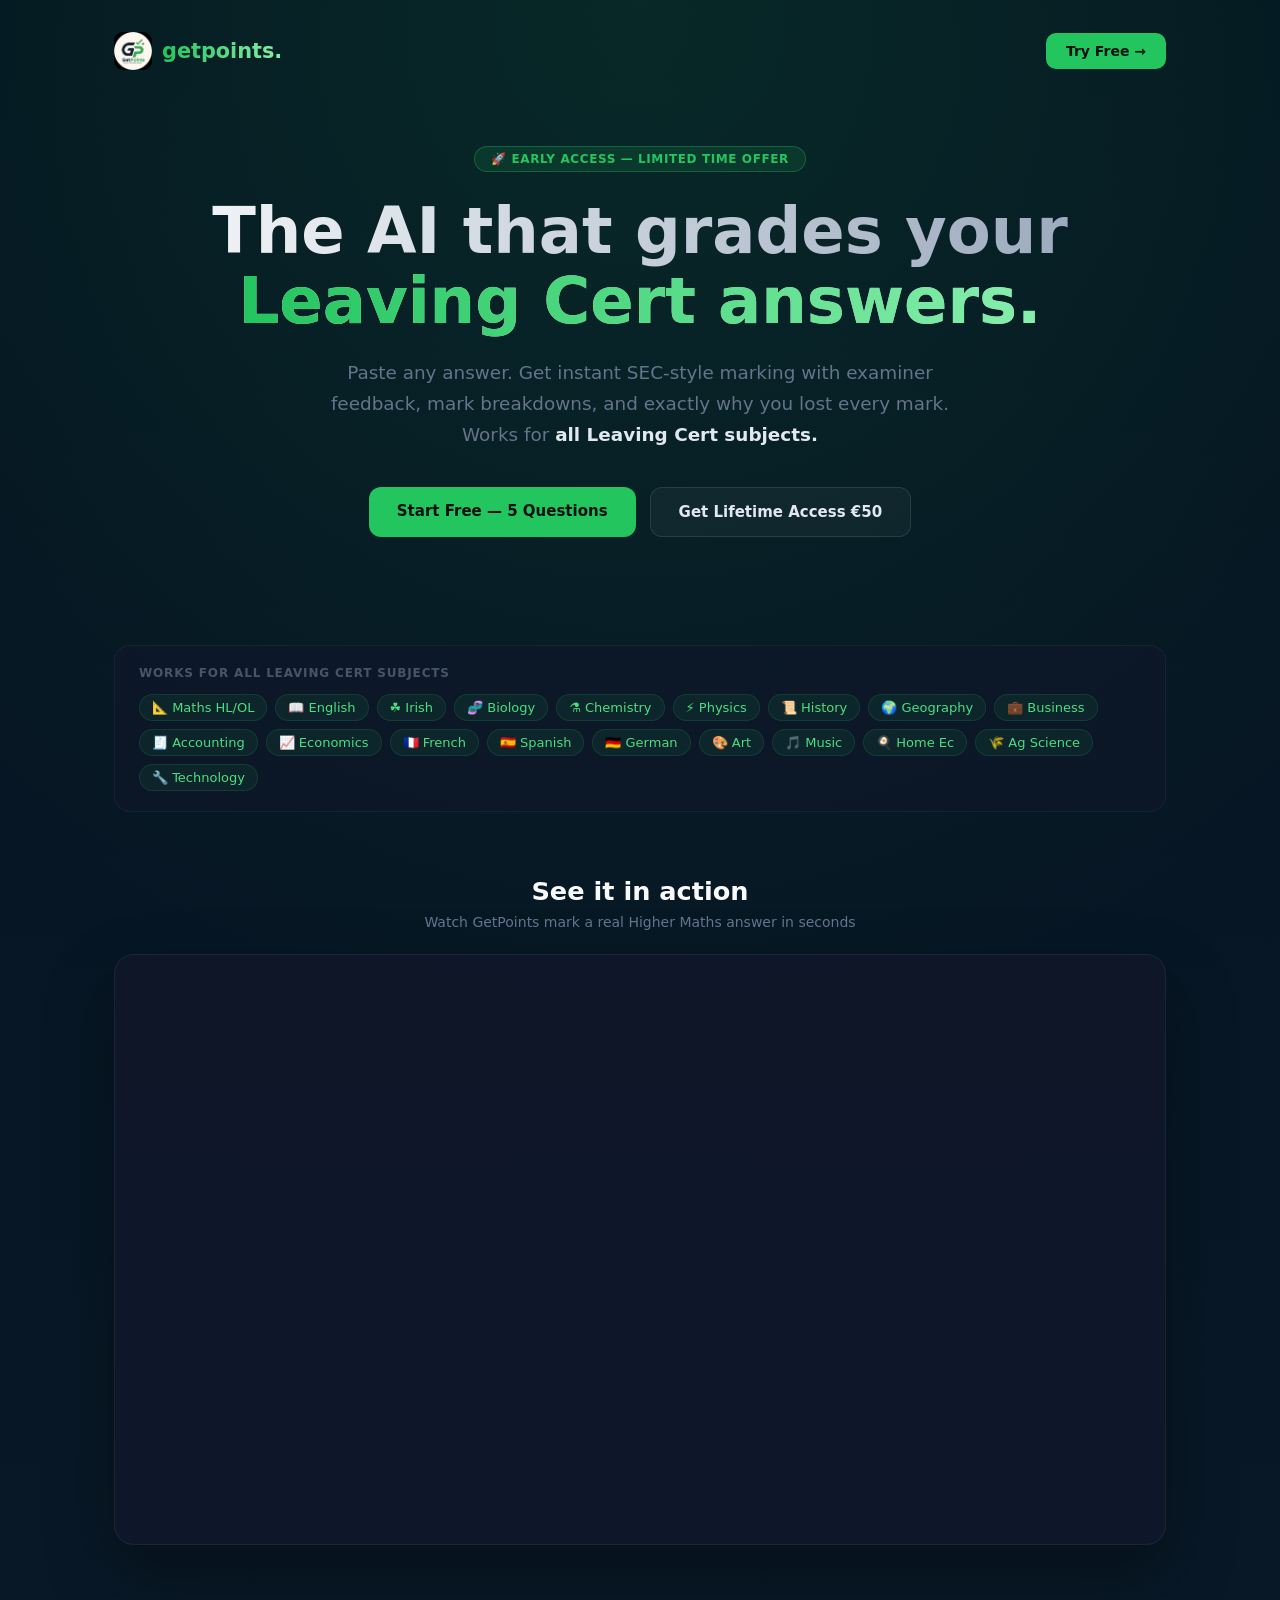
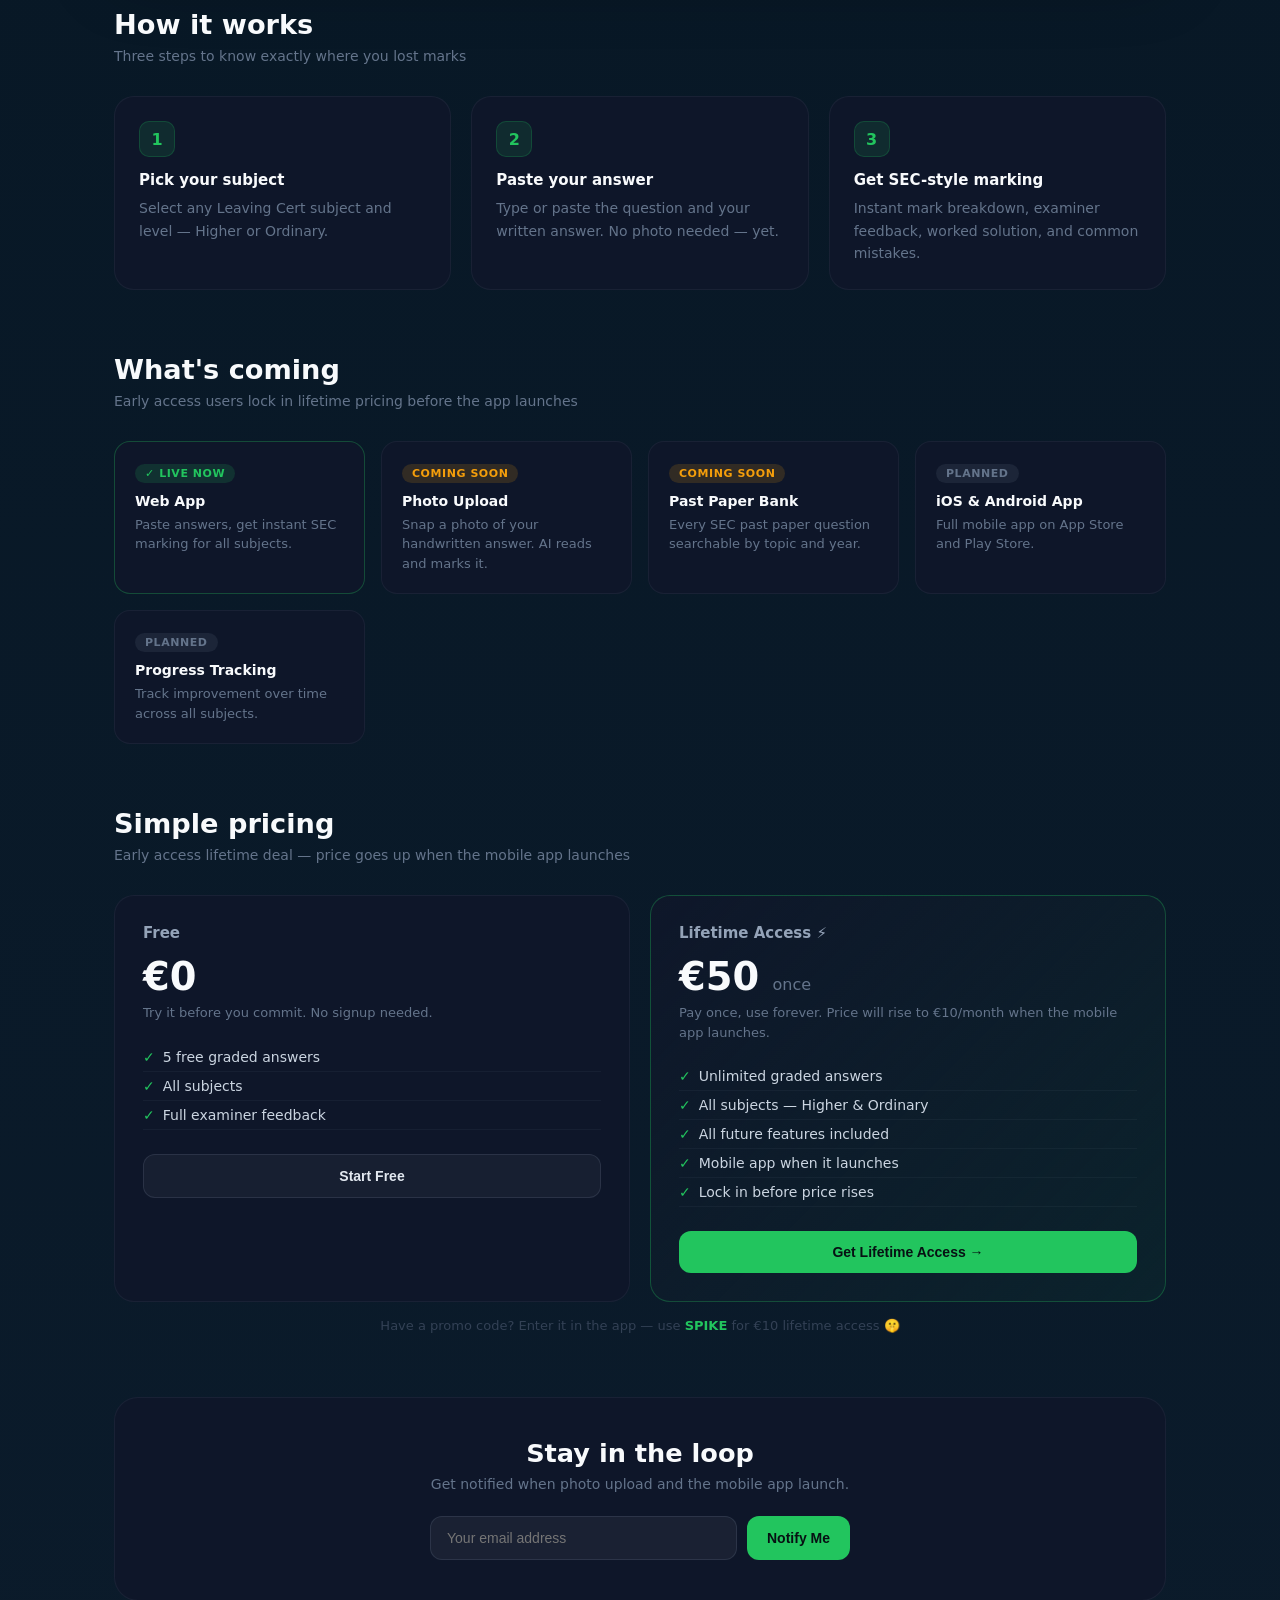
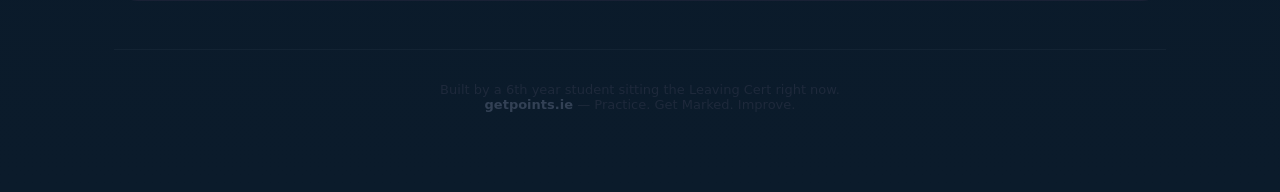
<file: index.html>
<!DOCTYPE html>
<html lang="en">
<head>
<meta charset="UTF-8">
<meta name="viewport" content="width=device-width, initial-scale=1.0">
<title>GetPoints — AI Exam Grading for Leaving Cert</title>
<link rel="icon" href="logo.png">
<style>
* { box-sizing: border-box; margin: 0; padding: 0; }
:root { font-family: 'Segoe UI', 'Inter', system-ui, sans-serif; }
body {
  background: radial-gradient(circle at top, rgba(34,197,94,0.12), transparent 30%),
              linear-gradient(180deg, #041320 0%, #081826 45%, #0b1b2b 100%);
  min-height: 100vh; color: #e2e8f0;
}
a { color: inherit; text-decoration: none; }
img, iframe, video { max-width: 100%; }
.page { width: min(100%, 1100px); margin: 0 auto; padding: 32px 24px 80px; }

/* NAV */
nav { display: flex; align-items: center; justify-content: space-between; margin-bottom: 56px; }
.nav-logo { display: flex; align-items: center; gap: 10px; }
.nav-logo img { width: 38px; height: 38px; border-radius: 9px; }
.nav-logo span {
  font-size: 1.3rem; font-weight: 700;
  background: linear-gradient(90deg, #22c55e, #86efac);
  -webkit-background-clip: text; -webkit-text-fill-color: transparent;
}
.nav-cta {
  padding: 10px 20px; background: #22c55e; border-radius: 10px;
  font-weight: 700; font-size: 14px; color: #071013;
  transition: background 0.15s;
}
.nav-cta:hover { background: #16a34a; }

/* HERO */
.hero { text-align: center; padding: 20px 0 60px; }
.early-badge {
  display: inline-block; font-size: 12px; font-weight: 600;
  background: rgba(34,197,94,0.12); border: 1px solid rgba(34,197,94,0.3);
  color: #22c55e; border-radius: 999px; padding: 5px 16px; margin-bottom: 24px;
  letter-spacing: 0.05em; text-transform: uppercase;
}
.hero h1 {
  font-size: clamp(2.4rem, 5vw, 4rem); font-weight: 700; line-height: 1.1;
  background: linear-gradient(90deg, #f8fafc, #94a3b8);
  -webkit-background-clip: text; -webkit-text-fill-color: transparent;
  margin-bottom: 20px;
}
.hero h1 span {
  background: linear-gradient(90deg, #22c55e, #86efac);
  -webkit-background-clip: text; -webkit-text-fill-color: transparent;
}
.hero-sub {
  font-size: 1.15rem; color: #64748b; max-width: 620px;
  margin: 0 auto 36px;  line-height: 1.7;
}
.hero-actions { display: flex; flex-wrap: wrap; gap: 14px; justify-content: center; margin-bottom: 48px; }
.btn-primary {
  padding: 15px 28px; background: #22c55e; border-radius: 12px;
  font-weight: 700; font-size: 15px; color: #071013; transition: all 0.15s;
}
.btn-primary:hover { background: #16a34a; transform: translateY(-1px); }
.btn-outline {
  padding: 15px 28px; background: rgba(255,255,255,0.04);
  border: 1px solid rgba(148,163,184,0.18); border-radius: 12px;
  font-weight: 600; font-size: 15px; color: #e2e8f0; transition: all 0.15s;
}
.btn-outline:hover { background: rgba(255,255,255,0.08); }

/* SUBJECTS STRIP */
.subjects-strip {
  background: rgba(15,23,42,0.7); border-radius: 16px;
  border: 1px solid rgba(148,163,184,0.08); padding: 20px 24px;
  margin-bottom: 64px;
}
.subjects-strip p { font-size: 12px; color: #475569; text-transform: uppercase; letter-spacing: 0.07em; margin-bottom: 14px; font-weight: 600; }
.subjects-list { display: flex; flex-wrap: wrap; gap: 8px; }
.subj-tag {
  font-size: 13px; padding: 5px 12px; border-radius: 999px;
  background: rgba(34,197,94,0.08); border: 1px solid rgba(34,197,94,0.15); color: #4ade80;
}

/* VIDEO */
.video-section { margin-bottom: 64px; text-align: center; }
.video-section h2 { font-size: 1.6rem; color: #f8fafc; margin-bottom: 8px; }
.video-section p { font-size: 14px; color: #64748b; margin-bottom: 24px; }
.video-wrap {
  border-radius: 20px; overflow: hidden;
  border: 1px solid rgba(148,163,184,0.1);
  box-shadow: 0 30px 70px rgba(0,0,0,0.3);
  aspect-ratio: 16/9; background: rgba(15,23,42,0.95);
}
.video-wrap iframe { width: 100%; height: 100%; border: none; }

/* HOW IT WORKS */
.section-title { font-size: 1.7rem; font-weight: 700; color: #f8fafc; margin-bottom: 8px; }
.section-sub { font-size: 14px; color: #64748b; margin-bottom: 32px; }
.steps { display: grid; grid-template-columns: repeat(auto-fit, minmax(220px, 1fr)); gap: 20px; margin-bottom: 64px; }
.step {
  background: rgba(15,23,42,0.95); border-radius: 20px;
  border: 1px solid rgba(148,163,184,0.08); padding: 24px;
}
.step-num {
  width: 36px; height: 36px; border-radius: 10px;
  background: rgba(34,197,94,0.12); border: 1px solid rgba(34,197,94,0.2);
  color: #22c55e; font-weight: 700; font-size: 16px;
  display: flex; align-items: center; justify-content: center; margin-bottom: 14px;
}
.step h3 { font-size: 15px; color: #f8fafc; margin-bottom: 8px; }
.step p { font-size: 14px; color: #64748b; line-height: 1.6; }

/* ROADMAP */
.roadmap { margin-bottom: 64px; }
.roadmap-grid { display: grid; grid-template-columns: repeat(auto-fit, minmax(200px, 1fr)); gap: 16px; }
.roadmap-card {
  background: rgba(15,23,42,0.95); border-radius: 16px;
  border: 1px solid rgba(148,163,184,0.08); padding: 20px;
}
.roadmap-card.active { border-color: rgba(34,197,94,0.3); }
.roadmap-tag {
  display: inline-block; font-size: 11px; font-weight: 600;
  padding: 3px 10px; border-radius: 999px; margin-bottom: 10px;
  text-transform: uppercase; letter-spacing: 0.05em;
}
.tag-live { background: rgba(34,197,94,0.15); color: #22c55e; }
.tag-soon { background: rgba(245,158,11,0.15); color: #f59e0b; }
.tag-future { background: rgba(148,163,184,0.1); color: #64748b; }
.roadmap-card h4 { font-size: 14px; color: #f8fafc; margin-bottom: 6px; }
.roadmap-card p { font-size: 13px; color: #64748b; line-height: 1.5; }

/* PRICING */
.pricing { margin-bottom: 64px; }
.pricing-grid { display: grid; grid-template-columns: repeat(auto-fit, minmax(240px, 1fr)); gap: 20px; }
.price-card {
  background: rgba(15,23,42,0.95); border-radius: 20px;
  border: 1px solid rgba(148,163,184,0.08); padding: 28px;
}
.price-card.featured {
  border-color: rgba(34,197,94,0.3);
  background: linear-gradient(135deg, rgba(15,23,42,0.98), rgba(34,197,94,0.05));
}
.price-card h3 { font-size: 15px; color: #94a3b8; margin-bottom: 12px; font-weight: 600; }
.price-amount { font-size: 2.4rem; font-weight: 700; color: #f8fafc; margin-bottom: 4px; }
.price-amount span { font-size: 1rem; color: #64748b; font-weight: 400; }
.price-desc { font-size: 13px; color: #64748b; margin-bottom: 20px; line-height: 1.5; }
.price-features { list-style: none; margin-bottom: 24px; }
.price-features li {
  font-size: 14px; color: #cbd5e1; padding: 6px 0;
  border-bottom: 1px solid rgba(148,163,184,0.06); display: flex; gap: 8px;
}
.price-features li::before { content: '✓'; color: #22c55e; font-weight: 700; flex-shrink: 0; }
.price-btn {
  width: 100%; padding: 13px; border-radius: 12px; font-weight: 700;
  font-size: 14px; cursor: pointer; border: none; transition: all 0.15s;
}
.price-btn-primary { background: #22c55e; color: #071013; }
.price-btn-primary:hover { background: #16a34a; }
.price-btn-outline {
  background: rgba(255,255,255,0.04); color: #e2e8f0;
  border: 1px solid rgba(148,163,184,0.15) !important;
}
.promo-hint {
  text-align: center; font-size: 13px; color: #334155; margin-top: 16px;
}
.promo-hint strong { color: #22c55e; }

/* WAITLIST */
.waitlist-section {
  background: rgba(15,23,42,0.95); border-radius: 24px;
  border: 1px solid rgba(148,163,184,0.08); padding: 40px;
  text-align: center; margin-bottom: 48px;
}
.waitlist-section h2 { font-size: 1.6rem; color: #f8fafc; margin-bottom: 8px; }
.waitlist-section p { font-size: 14px; color: #64748b; margin-bottom: 24px; }
.waitlist-form { display: flex; gap: 10px; max-width: 420px; margin: 0 auto; }
.waitlist-form input {
  flex: 1; padding: 13px 16px; border-radius: 12px;
  background: rgba(255,255,255,0.05); border: 1px solid rgba(148,163,184,0.15);
  color: #e2e8f0; font-size: 14px;
}
.waitlist-form input:focus { outline: none; border-color: rgba(34,197,94,0.3); }
.waitlist-form button {
  padding: 13px 20px; background: #22c55e; border: none; border-radius: 12px;
  font-weight: 700; font-size: 14px; color: #071013; cursor: pointer; white-space: nowrap;
}

footer {
  text-align: center; font-size: 13px; color: #1e293b; padding-top: 32px;
  border-top: 1px solid rgba(148,163,184,0.06);
}

@media (max-width: 640px) {
  .page { padding: 24px 16px 60px; }
  .waitlist-form { flex-direction: column; }
  nav .nav-cta { display: none; }
}
</style>
</head>
<body>
<div class="page">

  <nav>
    <div class="nav-logo">
      <img src="logo.png" alt="GetPoints" onerror="this.style.display='none'">
      <span>getpoints.</span>
    </div>
    <a class="nav-cta" href="getpoints_app.html">Try Free →</a>
  </nav>

  <div class="hero">
    <div class="early-badge">🚀 Early Access — Limited Time Offer</div>
    <h1>The AI that grades your<br><span>Leaving Cert answers.</span></h1>
    <p class="hero-sub">
      Paste any answer. Get instant SEC-style marking with examiner feedback,
      mark breakdowns, and exactly why you lost every mark.
      Works for <strong style="color:#e2e8f0">all Leaving Cert subjects.</strong>
    </p>
    <div class="hero-actions">
      <a class="btn-primary" href="getpoints_app.html">Start Free — 5 Questions</a>
      <a class="btn-outline" href="#pricing">Get Lifetime Access €50</a>
    </div>
  </div>

  <div class="subjects-strip">
    <p>Works for all leaving cert subjects</p>
    <div class="subjects-list">
      <span class="subj-tag">📐 Maths HL/OL</span>
      <span class="subj-tag">📖 English</span>
      <span class="subj-tag">☘️ Irish</span>
      <span class="subj-tag">🧬 Biology</span>
      <span class="subj-tag">⚗️ Chemistry</span>
      <span class="subj-tag">⚡ Physics</span>
      <span class="subj-tag">📜 History</span>
      <span class="subj-tag">🌍 Geography</span>
      <span class="subj-tag">💼 Business</span>
      <span class="subj-tag">🧾 Accounting</span>
      <span class="subj-tag">📈 Economics</span>
      <span class="subj-tag">🇫🇷 French</span>
      <span class="subj-tag">🇪🇸 Spanish</span>
      <span class="subj-tag">🇩🇪 German</span>
      <span class="subj-tag">🎨 Art</span>
      <span class="subj-tag">🎵 Music</span>
      <span class="subj-tag">🍳 Home Ec</span>
      <span class="subj-tag">🌾 Ag Science</span>
      <span class="subj-tag">🔧 Technology</span>
    </div>
  </div>

  <div class="video-section">
    <h2>See it in action</h2>
    <p>Watch GetPoints mark a real Higher Maths answer in seconds</p>
    <div class="video-wrap">
      <iframe src="https://www.youtube.com/embed/fudE-BVi40E?autoplay=1&mute=1&controls=1&rel=0" allowfullscreen></iframe>
    </div>
  </div>

  <div style="margin-bottom:64px;">
    <div class="section-title">How it works</div>
    <div class="section-sub">Three steps to know exactly where you lost marks</div>
    <div class="steps">
      <div class="step">
        <div class="step-num">1</div>
        <h3>Pick your subject</h3>
        <p>Select any Leaving Cert subject and level — Higher or Ordinary.</p>
      </div>
      <div class="step">
        <div class="step-num">2</div>
        <h3>Paste your answer</h3>
        <p>Type or paste the question and your written answer. No photo needed — yet.</p>
      </div>
      <div class="step">
        <div class="step-num">3</div>
        <h3>Get SEC-style marking</h3>
        <p>Instant mark breakdown, examiner feedback, worked solution, and common mistakes.</p>
      </div>
    </div>
  </div>

  <div class="roadmap" style="margin-bottom:64px;">
    <div class="section-title">What's coming</div>
    <div class="section-sub">Early access users lock in lifetime pricing before the app launches</div>
    <div class="roadmap-grid">
      <div class="roadmap-card active">
        <span class="roadmap-tag tag-live">✓ Live Now</span>
        <h4>Web App</h4>
        <p>Paste answers, get instant SEC marking for all subjects.</p>
      </div>
      <div class="roadmap-card">
        <span class="roadmap-tag tag-soon">Coming Soon</span>
        <h4>Photo Upload</h4>
        <p>Snap a photo of your handwritten answer. AI reads and marks it.</p>
      </div>
      <div class="roadmap-card">
        <span class="roadmap-tag tag-soon">Coming Soon</span>
        <h4>Past Paper Bank</h4>
        <p>Every SEC past paper question searchable by topic and year.</p>
      </div>
      <div class="roadmap-card">
        <span class="roadmap-tag tag-future">Planned</span>
        <h4>iOS & Android App</h4>
        <p>Full mobile app on App Store and Play Store.</p>
      </div>
      <div class="roadmap-card">
        <span class="roadmap-tag tag-future">Planned</span>
        <h4>Progress Tracking</h4>
        <p>Track improvement over time across all subjects.</p>
      </div>
    </div>
  </div>

  <div class="pricing" id="pricing">
    <div class="section-title">Simple pricing</div>
    <div class="section-sub">Early access lifetime deal — price goes up when the mobile app launches</div>
    <div class="pricing-grid">
      <div class="price-card">
        <h3>Free</h3>
        <div class="price-amount">€0</div>
        <p class="price-desc">Try it before you commit. No signup needed.</p>
        <ul class="price-features">
          <li>5 free graded answers</li>
          <li>All subjects</li>
          <li>Full examiner feedback</li>
        </ul>
        <a href="getpoints_app.html"><button class="price-btn price-btn-outline">Start Free</button></a>
      </div>
      <div class="price-card featured">
        <h3>Lifetime Access ⚡</h3>
        <div class="price-amount">€50 <span>once</span></div>
        <p class="price-desc">Pay once, use forever. Price will rise to €10/month when the mobile app launches.</p>
        <ul class="price-features">
          <li>Unlimited graded answers</li>
          <li>All subjects — Higher & Ordinary</li>
          <li>All future features included</li>
          <li>Mobile app when it launches</li>
          <li>Lock in before price rises</li>
        </ul>
        <a href="https://buy.stripe.com/8x200j4Te6Gl4zrc8C33W00"><button class="price-btn price-btn-primary">Get Lifetime Access →</button></a>
      </div>
    </div>
    <p class="promo-hint">Have a promo code? Enter it in the app — use <strong>SPIKE</strong> for €10 lifetime access 🤫</p>
  </div>

  <div class="waitlist-section" id="waitlist">
    <h2>Stay in the loop</h2>
    <p>Get notified when photo upload and the mobile app launch.</p>
    <form class="waitlist-form" action="https://formsubmit.co/spareacount6666@gmail.com" method="POST">
      <input type="hidden" name="_captcha" value="false">
      <input type="email" name="email" placeholder="Your email address" required>
      <button type="submit">Notify Me</button>
    </form>
  </div>

  <footer>
    Built by a 6th year student sitting the Leaving Cert right now.<br>
    <strong style="color:#334155;">getpoints.ie</strong> — Practice. Get Marked. Improve.
  </footer>

</div>
</body>
</html>
</file>
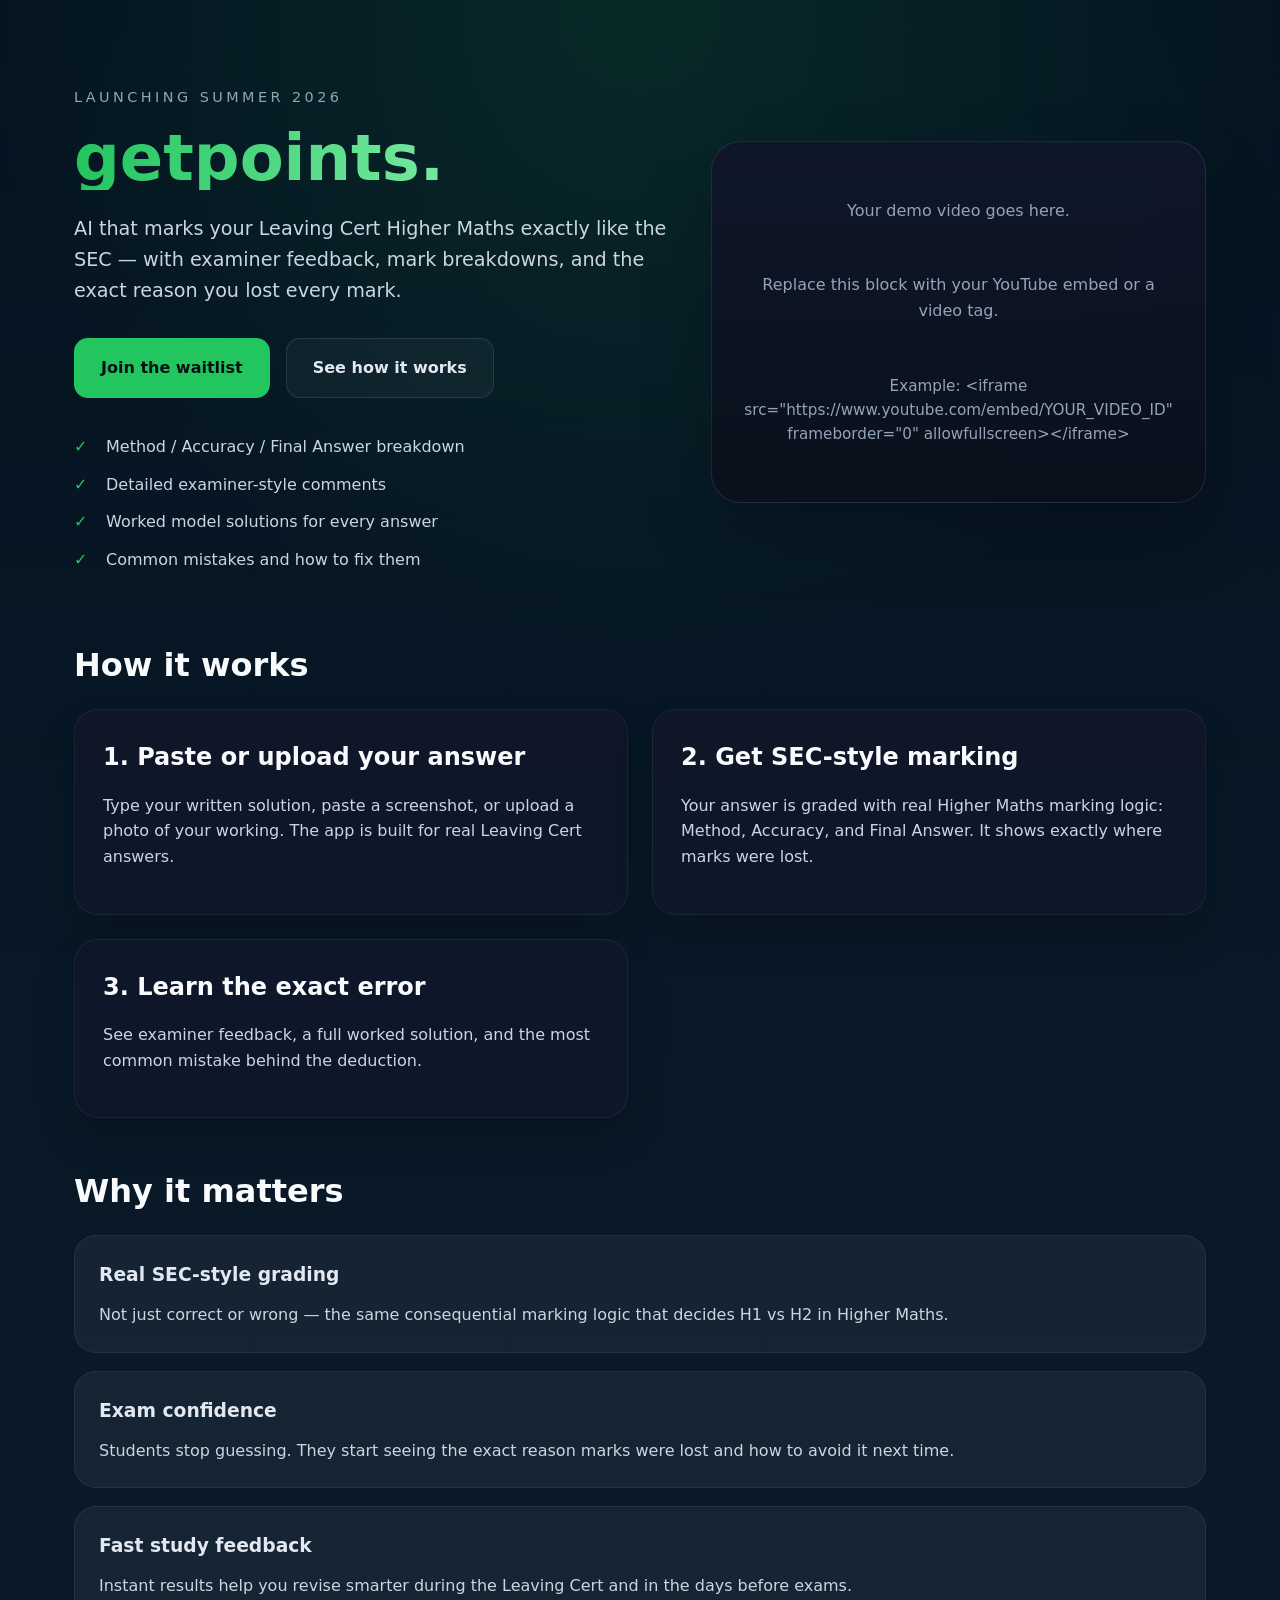
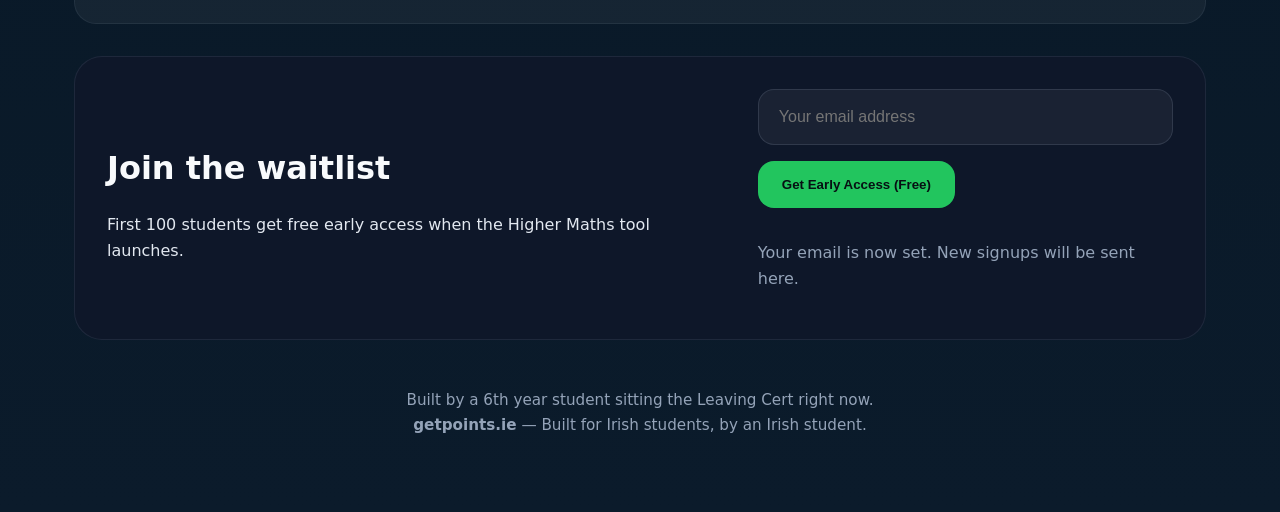
<file: getpoints-landing/index.html>
<!DOCTYPE html>
<html lang="en">
<head>
  <meta charset="UTF-8">
  <meta name="viewport" content="width=device-width, initial-scale=1.0">
  <title>getpoints — Leaving Cert Maths Grader</title>
  <link rel="stylesheet" href="styles.css">
</head>
<body>
  <div class="page">
    <header class="hero">
      <div class="hero-copy">
        <p class="eyebrow">Launching Summer 2026</p>
        <h1>getpoints.</h1>
        <p class="hero-text">AI that marks your Leaving Cert Higher Maths exactly like the SEC — with examiner feedback, mark breakdowns, and the exact reason you lost every mark.</p>

        <div class="hero-actions">
          <a class="btn btn-primary" href="#waitlist">Join the waitlist</a>
          <a class="btn btn-outline" href="#how-it-works">See how it works</a>
        </div>

        <ul class="hero-highlights">
          <li>Method / Accuracy / Final Answer breakdown</li>
          <li>Detailed examiner-style comments</li>
          <li>Worked model solutions for every answer</li>
          <li>Common mistakes and how to fix them</li>
        </ul>
      </div>

      <div class="video-card">
        <div class="video-placeholder">
          <p>Your demo video goes here.</p>
          <p>Replace this block with your YouTube embed or a video tag.</p>
          <p style="margin-top: 18px; font-size: 0.95rem; color: #94a3b8;">Example: &lt;iframe src="https://www.youtube.com/embed/YOUR_VIDEO_ID" frameborder="0" allowfullscreen&gt;&lt;/iframe&gt;</p>
        </div>
      </div>
    </header>

    <section id="how-it-works" class="section">
      <h2 class="section-title">How it works</h2>
      <div class="grid-2">
        <div class="card">
          <h2>1. Paste or upload your answer</h2>
          <p>Type your written solution, paste a screenshot, or upload a photo of your working. The app is built for real Leaving Cert answers.</p>
        </div>
        <div class="card">
          <h2>2. Get SEC-style marking</h2>
          <p>Your answer is graded with real Higher Maths marking logic: Method, Accuracy, and Final Answer. It shows exactly where marks were lost.</p>
        </div>
        <div class="card">
          <h2>3. Learn the exact error</h2>
          <p>See examiner feedback, a full worked solution, and the most common mistake behind the deduction.</p>
        </div>
      </div>
    </section>

    <section class="section">
      <h2 class="section-title">Why it matters</h2>
      <div class="metrics">
        <div class="metric">
          <h3>Real SEC-style grading</h3>
          <p>Not just correct or wrong — the same consequential marking logic that decides H1 vs H2 in Higher Maths.</p>
        </div>
        <div class="metric">
          <h3>Exam confidence</h3>
          <p>Students stop guessing. They start seeing the exact reason marks were lost and how to avoid it next time.</p>
        </div>
        <div class="metric">
          <h3>Fast study feedback</h3>
          <p>Instant results help you revise smarter during the Leaving Cert and in the days before exams.</p>
        </div>
      </div>
    </section>

    <section id="waitlist" class="section waitlist">
      <div>
        <h2 class="section-title">Join the waitlist</h2>
        <p>First 100 students get free early access when the Higher Maths tool launches.</p>
      </div>
      <form action="https://formsubmit.co/spareacount6666@gmail.com" method="POST">
        <input type="hidden" name="_captcha" value="false">
        <input type="email" name="email" placeholder="Your email address" aria-label="Your email address" required>
        <button type="submit">Get Early Access (Free)</button>
        <p class="waitlist-note">Your email is now set. New signups will be sent here.</p>
      </form>
    </section>

    <p class="footer">
      Built by a 6th year student sitting the Leaving Cert right now.<br>
      <strong>getpoints.ie</strong> — Built for Irish students, by an Irish student.
    </p>
  </div>
</body>
</html>
</file>
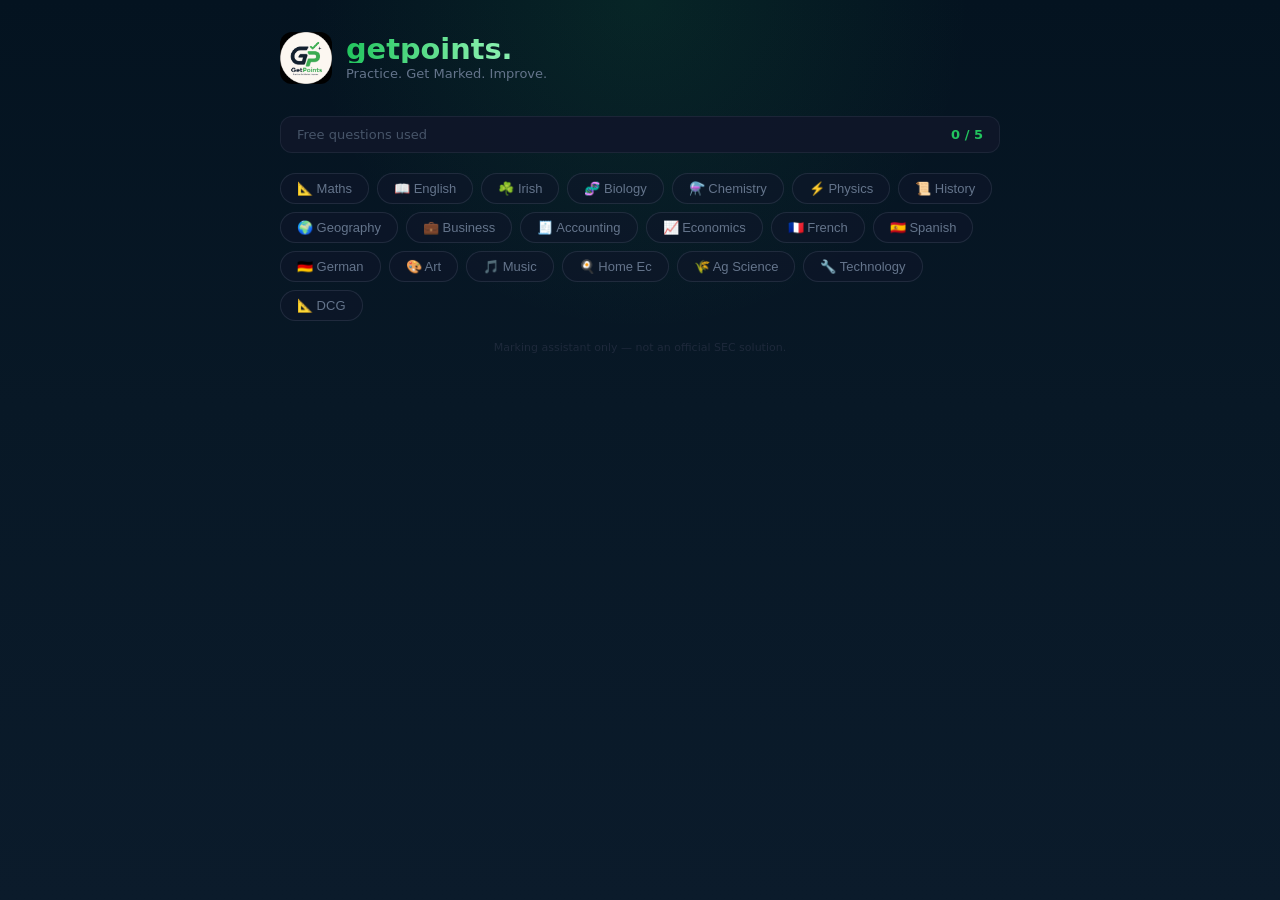
<file: getpoints_app.html>
<!DOCTYPE html>
<html lang="en">
<head>
<meta charset="UTF-8">
<meta name="viewport" content="width=device-width, initial-scale=1.0">
<title>getpoints — SEC Examiner</title>
<style>
* { box-sizing: border-box; margin: 0; padding: 0; }
body {
  font-family: 'Segoe UI', 'Inter', system-ui, sans-serif;
  background: radial-gradient(circle at top, rgba(34,197,94,0.10), transparent 30%),
              linear-gradient(180deg, #041320 0%, #081826 45%, #0b1b2b 100%);
  min-height: 100vh; color: #e2e8f0; padding: 2rem 1rem;
}
.app { max-width: 720px; margin: 0 auto; }

/* Header */
.header { display: flex; align-items: center; gap: 14px; margin-bottom: 2rem; }
.header img { width: 52px; height: 52px; border-radius: 12px; }
.header-text {}
.logo {
  font-size: 1.8rem; font-weight: 700;
  background: linear-gradient(90deg, #22c55e, #86efac 72%);
  -webkit-background-clip: text; -webkit-text-fill-color: transparent;
  line-height: 1; margin-bottom: 3px;
}
.subtitle { font-size: 13px; color: #64748b; }

/* Usage counter */
.usage-bar {
  background: rgba(15,23,42,0.95); border-radius: 12px;
  border: 1px solid rgba(148,163,184,0.1); padding: 10px 16px;
  margin-bottom: 1.25rem; display: flex; align-items: center; justify-content: space-between;
}
.usage-text { font-size: 13px; color: #475569; }
.usage-count { font-size: 13px; font-weight: 600; color: #22c55e; }
.usage-count.low { color: #f59e0b; }
.usage-count.empty { color: #f87171; }

/* Subject selector */
.selector-row { display: flex; gap: 8px; flex-wrap: wrap; margin-bottom: 10px; }
.sel-btn {
  font-size: 13px; padding: 7px 16px; border-radius: 999px;
  border: 1px solid rgba(148,163,184,0.15);
  background: rgba(15,23,42,0.6); color: #64748b; cursor: pointer; transition: all 0.15s;
}
.sel-btn:hover { border-color: rgba(34,197,94,0.3); color: #94a3b8; }
.sel-btn.active {
  background: rgba(34,197,94,0.12); border-color: rgba(34,197,94,0.4);
  color: #22c55e; font-weight: 600;
}
.level-row { display: none; gap: 8px; flex-wrap: wrap; margin-bottom: 1.25rem; }
.level-row.visible { display: flex; }

/* Input cards */
.input-card {
  background: rgba(15,23,42,0.95); border-radius: 20px;
  border: 1px solid rgba(148,163,184,0.1); padding: 1.25rem; margin-bottom: 1rem;
}
.input-card label {
  font-size: 12px; color: #475569; display: block; margin-bottom: 8px;
  text-transform: uppercase; letter-spacing: 0.05em; font-weight: 600;
}
textarea {
  width: 100%; font-size: 15px; font-family: inherit;
  background: rgba(255,255,255,0.03); border: 1px solid rgba(148,163,184,0.1);
  border-radius: 12px; padding: 14px; color: #e2e8f0; resize: vertical; line-height: 1.7;
}
textarea:focus { outline: none; border-color: rgba(34,197,94,0.3); }
textarea::placeholder { color: #334155; }
#questionInput { min-height: 100px; }
#answerInput { min-height: 140px; }

/* Button */
.mark-btn {
  width: 100%; padding: 15px; font-size: 15px; font-weight: 700;
  background: #22c55e; border: none; border-radius: 14px; color: #071013;
  cursor: pointer; transition: all 0.15s;
}
.mark-btn:hover { background: #16a34a; transform: translateY(-1px); }
.mark-btn:active { transform: scale(0.99); }
.mark-btn:disabled { opacity: 0.5; cursor: not-allowed; transform: none; }

/* Paywall */
.paywall {
  margin-top: 1.25rem; background: rgba(15,23,42,0.98);
  border-radius: 20px; border: 1px solid rgba(34,197,94,0.2);
  padding: 2rem; text-align: center;
}
.paywall h2 { font-size: 1.4rem; color: #f8fafc; margin-bottom: 8px; }
.paywall p { font-size: 14px; color: #64748b; margin-bottom: 1.5rem; }
.price-tag {
  font-size: 2.5rem; font-weight: 700;
  background: linear-gradient(90deg, #22c55e, #86efac);
  -webkit-background-clip: text; -webkit-text-fill-color: transparent;
  margin-bottom: 4px;
}
.price-sub { font-size: 13px; color: #475569; margin-bottom: 1.5rem; }
.promo-row { display: flex; gap: 8px; margin-bottom: 1rem; justify-content: center; }
.promo-row input {
  flex: 1; max-width: 220px; font-size: 14px;
  background: rgba(255,255,255,0.05); border: 1px solid rgba(148,163,184,0.15);
  border-radius: 10px; padding: 10px 14px; color: #e2e8f0; text-transform: uppercase;
}
.promo-row input:focus { outline: none; border-color: rgba(34,197,94,0.3); }
.promo-apply {
  padding: 10px 16px; font-size: 14px; font-weight: 600;
  background: rgba(34,197,94,0.12); border: 1px solid rgba(34,197,94,0.3);
  border-radius: 10px; color: #22c55e; cursor: pointer;
}
.promo-apply:hover { background: rgba(34,197,94,0.2); }
.promo-msg { font-size: 13px; margin-bottom: 1rem; min-height: 20px; }
.promo-msg.success { color: #22c55e; }
.promo-msg.error { color: #f87171; }
.pay-btn {
  width: 100%; max-width: 320px; padding: 15px; font-size: 16px; font-weight: 700;
  background: #22c55e; border: none; border-radius: 14px; color: #071013; cursor: pointer;
  transition: all 0.15s; margin: 0 auto; display: block;
}
.pay-btn:hover { background: #16a34a; }
.pay-note { font-size: 12px; color: #334155; margin-top: 12px; }

/* Results */
.result {
  margin-top: 1.25rem; background: rgba(15,23,42,0.95);
  border-radius: 20px; border: 1px solid rgba(148,163,184,0.1); overflow: hidden;
}
.result-header {
  padding: 14px 20px; background: rgba(34,197,94,0.08);
  border-bottom: 1px solid rgba(34,197,94,0.12);
  display: flex; align-items: center; justify-content: space-between;
}
.result-header span { font-size: 13px; font-weight: 600; color: #64748b; text-transform: uppercase; letter-spacing: 0.05em; }
.grade-pill {
  font-size: 13px; font-weight: 700; padding: 5px 16px; border-radius: 999px;
  background: rgba(34,197,94,0.15); color: #22c55e; border: 1px solid rgba(34,197,94,0.25);
}
.result-body { padding: 1.5rem; }
.section { margin-bottom: 1.5rem; }
.section:last-child { margin-bottom: 0; }
.section-label {
  font-size: 11px; font-weight: 700; color: #334155;
  text-transform: uppercase; letter-spacing: 0.07em; margin-bottom: 10px;
}
.marks-grid { display: grid; grid-template-columns: repeat(auto-fit, minmax(140px, 1fr)); gap: 10px; }
.mark-card {
  background: rgba(255,255,255,0.04); border-radius: 12px;
  padding: 12px 14px; border: 1px solid rgba(148,163,184,0.08);
}
.mark-card .label { font-size: 11px; color: #475569; margin-bottom: 4px; text-transform: uppercase; }
.mark-card .value { font-size: 22px; font-weight: 700; color: #22c55e; }
.mark-card .comment { font-size: 12px; color: #475569; margin-top: 4px; line-height: 1.4; }
.feedback-text { font-size: 14px; line-height: 1.8; color: #94a3b8; white-space: pre-wrap; }
.error {
  background: rgba(239,68,68,0.08); border-radius: 12px; padding: 12px 16px;
  font-size: 14px; color: #f87171; margin-top: 1rem; border: 1px solid rgba(239,68,68,0.2);
}
.disclaimer { font-size: 11px; color: #1e293b; margin-top: 1.25rem; text-align: center; }
.loading { display: flex; align-items: center; gap: 10px; padding: 2rem; color: #475569; font-size: 14px; }
.dot { width: 7px; height: 7px; border-radius: 50%; background: #22c55e; animation: pulse 1.2s ease-in-out infinite; }
.dot:nth-child(2) { animation-delay: 0.2s; }
.dot:nth-child(3) { animation-delay: 0.4s; }
@keyframes pulse { 0%,80%,100% { opacity: 0.2; transform: scale(0.8); } 40% { opacity: 1; transform: scale(1); } }
</style>
</head>
<body>
<div class="app">

  <div class="header">
    <img src="logo.png" alt="getpoints logo" id="logoImg" onerror="this.style.display='none'" />
    <div class="header-text">
      <div class="logo">getpoints.</div>
      <p class="subtitle">Practice. Get Marked. Improve.</p>
    </div>
  </div>

  <div class="usage-bar">
    <span class="usage-text">Free questions used</span>
    <span class="usage-count" id="usageCount">0 / 5</span>
  </div>

  <!-- Subject selector -->
  <div class="selector-row" id="subjectRow">
    <button class="sel-btn" onclick="selectSubject('Maths', this)">📐 Maths</button>
    <button class="sel-btn" onclick="selectSubject('English', this)">📖 English</button>
    <button class="sel-btn" onclick="selectSubject('Irish', this)">☘️ Irish</button>
    <button class="sel-btn" onclick="selectSubject('Biology', this)">🧬 Biology</button>
    <button class="sel-btn" onclick="selectSubject('Chemistry', this)">⚗️ Chemistry</button>
    <button class="sel-btn" onclick="selectSubject('Physics', this)">⚡ Physics</button>
    <button class="sel-btn" onclick="selectSubject('History', this)">📜 History</button>
    <button class="sel-btn" onclick="selectSubject('Geography', this)">🌍 Geography</button>
    <button class="sel-btn" onclick="selectSubject('Business', this)">💼 Business</button>
    <button class="sel-btn" onclick="selectSubject('Accounting', this)">🧾 Accounting</button>
    <button class="sel-btn" onclick="selectSubject('Economics', this)">📈 Economics</button>
    <button class="sel-btn" onclick="selectSubject('French', this)">🇫🇷 French</button>
    <button class="sel-btn" onclick="selectSubject('Spanish', this)">🇪🇸 Spanish</button>
    <button class="sel-btn" onclick="selectSubject('German', this)">🇩🇪 German</button>
    <button class="sel-btn" onclick="selectSubject('Art', this)">🎨 Art</button>
    <button class="sel-btn" onclick="selectSubject('Music', this)">🎵 Music</button>
    <button class="sel-btn" onclick="selectSubject('Home Economics', this)">🍳 Home Ec</button>
    <button class="sel-btn" onclick="selectSubject('Agricultural Science', this)">🌾 Ag Science</button>
    <button class="sel-btn" onclick="selectSubject('Technology', this)">🔧 Technology</button>
    <button class="sel-btn" onclick="selectSubject('DCG', this)">📐 DCG</button>
  </div>

  <!-- Level selector -->
  <div class="level-row" id="levelRow">
    <button class="sel-btn" onclick="selectLevel('Higher Level', this)">Higher Level</button>
    <button class="sel-btn" onclick="selectLevel('Ordinary Level', this)">Ordinary Level</button>
    <button class="sel-btn back-btn" onclick="goBackToSubjects()" style="border-color:rgba(148,163,184,0.1);color:#334155;">← Back</button>
  </div>

  <!-- Inputs -->
  <div id="inputSection" style="display:none;">
    <div class="input-card">
      <label>Question</label>
      <textarea id="questionInput" placeholder="Paste the exam question here..."></textarea>
    </div>
    <div class="input-card">
      <label>Your Answer</label>
      <textarea id="answerInput" placeholder="Paste your written answer or working here..."></textarea>
    </div>
    <button class="mark-btn" onclick="markQuestion()" id="markBtn">Get the Points ↗</button>
  </div>

  <div id="result"></div>
  <p class="disclaimer">Marking assistant only — not an official SEC solution.</p>
</div>

<script>
const FREE_LIMIT = 5;
const FULL_PRICE = 50;
const PROMO_CODES = {
  'GETPOINTS': 5,
  'SPIKE': 10,
  'FRIEND10': 10,
  'EARLYBIRD': 10
};

let currentSubject = '';
let currentLevel = '';
let usageCount = parseInt(localStorage.getItem('gp_usage') || '0');
let isPaid = localStorage.getItem('gp_paid') === 'true';

function updateUsageBar() {
  const el = document.getElementById('usageCount');
  if (isPaid) {
    el.textContent = '✓ Early Access';
    el.className = 'usage-count';
    return;
  }
  const remaining = FREE_LIMIT - usageCount;
  el.textContent = `${usageCount} / ${FREE_LIMIT}`;
  if (remaining <= 1) el.className = 'usage-count empty';
  else if (remaining <= 2) el.className = 'usage-count low';
  else el.className = 'usage-count';
}

function selectSubject(subject, btn) {
  currentSubject = subject;
  document.querySelectorAll('#subjectRow .sel-btn').forEach(b => b.classList.remove('active'));
  btn.classList.add('active');
  document.getElementById('subjectRow').style.display = 'none';
  document.getElementById('levelRow').classList.add('visible');
}

function selectLevel(level, btn) {
  currentLevel = level;
  document.querySelectorAll('#levelRow .sel-btn').forEach(b => b.classList.remove('active'));
  btn.classList.add('active');
  document.getElementById('inputSection').style.display = 'block';
}

function goBackToSubjects() {
  document.getElementById('subjectRow').style.display = 'flex';
  document.getElementById('levelRow').classList.remove('visible');
  document.getElementById('inputSection').style.display = 'none';
  document.getElementById('result').innerHTML = '';
  currentSubject = '';
  currentLevel = '';
}

let currentPrice = FULL_PRICE;

function applyPromo() {
  const code = document.getElementById('promoInput').value.trim().toUpperCase();
  const msgEl = document.getElementById('promoMsg');
  const payBtn = document.getElementById('payBtn');
  const priceEl = document.getElementById('livePrice');

  if (PROMO_CODES[code]) {
    currentPrice = PROMO_CODES[code];
    msgEl.textContent = `✓ Code applied! Price dropped to €${currentPrice}`;
    msgEl.className = 'promo-msg success';
    priceEl.textContent = `€${currentPrice}`;
    payBtn.textContent = `Get Lifetime Access — €${currentPrice}`;
  } else {
    msgEl.textContent = 'Invalid code. Try again.';
    msgEl.className = 'promo-msg error';
  }
}

function showPaywall() {
  document.getElementById('result').innerHTML = `
    <div class="paywall">
      <h2>You've used your 5 free questions 🎓</h2>
      <p>Unlock unlimited access for the full Leaving Cert season — one payment, no subscription.</p>
      <div class="price-tag" id="livePrice">€${FULL_PRICE}</div>
      <div class="price-sub">Lifetime access · All subjects · Unlimited questions</div>
      <div class="promo-row">
        <input type="text" id="promoInput" placeholder="PROMO CODE" maxlength="20" />
        <button class="promo-apply" onclick="applyPromo()">Apply</button>
      </div>
      <div class="promo-msg" id="promoMsg"></div>
      <button class="pay-btn" id="payBtn" onclick="handlePayment()">Get Lifetime Access — €${FULL_PRICE}</button>
      <p class="pay-note">Payment coming soon — join the waitlist at <strong>getpoints.up.railway.app</strong></p>
    </div>`;
}

function handlePayment() {
  if (currentPrice <= 10) {
    window.location.href = 'https://buy.stripe.com/cNi9AT4Tec0F1nf8Wq33W01';
  } else {
    window.location.href = 'https://buy.stripe.com/8x200j4Te6Gl4zrc8C33W00';
  }
}

async function markQuestion() {
  if (!isPaid && usageCount >= FREE_LIMIT) {
    showPaywall();
    return;
  }

  const question = document.getElementById('questionInput').value.trim();
  const answer = document.getElementById('answerInput').value.trim();
  const resultDiv = document.getElementById('result');
  const btn = document.getElementById('markBtn');

  if (!question || !answer) {
    resultDiv.innerHTML = '<div class="error">Please fill in both the question and your answer.</div>';
    return;
  }

  btn.disabled = true;
  btn.textContent = 'Marking...';
  resultDiv.innerHTML = '<div class="result"><div class="loading"><div class="dot"></div><div class="dot"></div><div class="dot"></div><span>Marking your answer...</span></div></div>';

  try {
    const response = await fetch('https://getpoints.up.railway.app/api/grade', {
      method: 'POST',
      headers: { 'Content-Type': 'application/json' },
      body: JSON.stringify({
        question: `QUESTION: ${question}\n\nSTUDENT ANSWER:\n${answer}`,
        answer: answer
      })
    });

    const data = await response.json();

    if (!response.ok || data.error) {
      resultDiv.innerHTML = `<div class="error">Error: ${data.error || 'Something went wrong. Try again.'}</div>`;
      return;
    }

    // Increment usage
    if (!isPaid) {
      usageCount++;
      localStorage.setItem('gp_usage', usageCount);
      // Check for access unlock via URL param
const urlParams = new URLSearchParams(window.location.search);
const accessCode = urlParams.get('access');
if (accessCode === 'harry2026' || accessCode === 'getpoints') {
  localStorage.setItem('gp_paid', 'true');
  isPaid = true;
}

updateUsageBar();
    }

    const text = data.grading || '';

    function extract(label, nextLabel) {
      const regex = new RegExp(label + ':\\s*([\\s\\S]*?)(?=' + nextLabel + ':|$)');
      const match = text.match(regex);
      return match ? match[1].trim() : '';
    }

    const grade = extract('GRADE', 'TOTAL MARKS');
    const totalMarks = extract('TOTAL MARKS', 'MARK BREAKDOWN');
    const breakdown = extract('MARK BREAKDOWN', 'WORKED SOLUTION');
    const solution = extract('WORKED SOLUTION', 'EXAMINER FEEDBACK');
    const feedback = extract('EXAMINER FEEDBACK', 'COMMON MISTAKES');
    const mistakes = extract('COMMON MISTAKES', 'ZZZNOMATCH');

    const breakdownLines = breakdown.split('\n').filter(l => l.trim().startsWith('-'));
    const breakdownHTML = breakdownLines.map(line => {
      const clean = line.replace(/^-\s*/, '');
      const parts = clean.split('—');
      const left = parts[0] ? parts[0].trim() : clean;
      const comment = parts[1] ? parts[1].trim() : '';
      const colonIdx = left.indexOf(':');
      const category = colonIdx > -1 ? left.substring(0, colonIdx).trim() : left;
      const marks = colonIdx > -1 ? left.substring(colonIdx + 1).trim() : '';
      return `<div class="mark-card"><div class="label">${category}</div><div class="value">${marks}</div><div class="comment">${comment}</div></div>`;
    }).join('');

    resultDiv.innerHTML = `
      <div class="result">
        <div class="result-header">
          <span>Examiner Result — ${currentSubject} ${currentLevel}</span>
          <span class="grade-pill">${grade} &nbsp;·&nbsp; ${totalMarks} marks</span>
        </div>
        <div class="result-body">
          <div class="section">
            <div class="section-label">Mark breakdown</div>
            <div class="marks-grid">${breakdownHTML}</div>
          </div>
          <div class="section">
            <div class="section-label">Worked solution</div>
            <div class="feedback-text">${solution}</div>
          </div>
          <div class="section">
            <div class="section-label">Examiner feedback</div>
            <div class="feedback-text">${feedback}</div>
          </div>
          <div class="section">
            <div class="section-label">Common mistakes</div>
            <div class="feedback-text">${mistakes}</div>
          </div>
        </div>
      </div>`;

    // Show paywall after last free question
    if (!isPaid && usageCount >= FREE_LIMIT) {
      setTimeout(showPaywall, 500);
    }

  } catch (err) {
    resultDiv.innerHTML = `<div class="error">Error: ${err.message}</div>`;
  } finally {
    btn.disabled = false;
    btn.textContent = 'Get the Points ↗';
  }
}

updateUsageBar();
</script>
</body>
</html>
</file>
<file: getpoints-landing/styles.css>
* {
  box-sizing: border-box;
}

:root {
  color-scheme: dark;
  font-family: 'Segoe UI', 'Inter', system-ui, sans-serif;
  color: #e2e8f0;
  background: #03111f;
  line-height: 1.6;
}

body {
  margin: 0;
  min-height: 100vh;
  background: radial-gradient(circle at top, rgba(34, 197, 94, 0.12), transparent 30%),
              linear-gradient(180deg, #041320 0%, #081826 45%, #0b1b2b 100%);
}

img,
iframe,
video {
  max-width: 100%;
}

.page {
  width: min(100%, 1180px);
  margin: 0 auto;
  padding: 32px 24px 60px;
}

.hero {
  display: grid;
  grid-template-columns: 1.1fr 0.9fr;
  gap: 32px;
  align-items: center;
  padding: 40px 0 20px;
}

.hero-copy {
  max-width: 640px;
}

.eyebrow {
  font-size: 0.9rem;
  text-transform: uppercase;
  letter-spacing: 0.24em;
  color: #94a3b8;
  margin-bottom: 18px;
}

h1 {
  margin: 0;
  font-size: clamp(3rem, 5vw, 4.8rem);
  line-height: 0.98;
  background: linear-gradient(90deg, #22c55e, #86efac 72%);
  -webkit-background-clip: text;
  -webkit-text-fill-color: transparent;
}

.hero-text {
  margin: 24px 0 0;
  font-size: 1.2rem;
  color: #cbd5e1;
  max-width: 720px;
}

.hero-actions {
  display: flex;
  flex-wrap: wrap;
  gap: 16px;
  margin: 32px 0 0;
}

.btn {
  display: inline-flex;
  align-items: center;
  justify-content: center;
  border-radius: 14px;
  border: 1px solid transparent;
  padding: 16px 26px;
  font-weight: 700;
  text-decoration: none;
  transition: transform 0.2s ease, background-color 0.2s ease, border-color 0.2s ease;
}

.btn-primary {
  background: #22c55e;
  color: #071013;
}

.btn-outline {
  background: rgba(255, 255, 255, 0.04);
  color: #e2e8f0;
  border-color: rgba(148, 163, 184, 0.18);
}

.btn:hover {
  transform: translateY(-1px);
}

.hero-highlights {
  list-style: none;
  padding: 0;
  margin: 0;
  display: grid;
  gap: 12px;
  margin-top: 36px;
}

.hero-highlights li {
  position: relative;
  padding-left: 32px;
  font-size: 1rem;
  color: #cbd5e1;
}

.hero-highlights li::before {
  content: '✓';
  position: absolute;
  left: 0;
  top: 0;
  color: #22c55e;
  font-weight: 700;
}

.video-card {
  border-radius: 30px;
  overflow: hidden;
  background: linear-gradient(180deg, rgba(15, 23, 42, 0.96), rgba(10, 16, 27, 0.96));
  box-shadow: 0 30px 70px rgba(0, 0, 0, 0.22);
  border: 1px solid rgba(148, 163, 184, 0.16);
}

.video-placeholder {
  min-height: 360px;
  display: grid;
  place-items: center;
  padding: 32px;
  color: #94a3b8;
  text-align: center;
}

.section {
  margin-top: 48px;
}

.grid-2 {
  display: grid;
  grid-template-columns: repeat(2, minmax(0, 1fr));
  gap: 24px;
}

.card {
  background: rgba(15, 23, 42, 0.95);
  border-radius: 24px;
  border: 1px solid rgba(148, 163, 184, 0.1);
  padding: 28px;
  box-shadow: 0 20px 40px rgba(0,0,0,0.16);
}

.card h2 {
  margin-top: 0;
  margin-bottom: 16px;
  color: #f8fafc;
}

.card p,
.card li {
  color: #cbd5e1;
}

.card ul {
  padding-left: 20px;
  margin: 0;
  list-style: disc;
}

.section-title {
  font-size: 2rem;
  margin-bottom: 18px;
  color: #f8fafc;
}

.metrics {
  display: grid;
  gap: 18px;
}

.metric {
  padding: 24px;
  border-radius: 22px;
  background: rgba(255,255,255,0.05);
  border: 1px solid rgba(148, 163, 184, 0.1);
}

.metric h3 {
  margin-top: 0;
  margin-bottom: 12px;
  color: #e2e8f0;
}

.metric p {
  margin: 0;
  color: #cbd5e1;
}

.waitlist {
  display: grid;
  grid-template-columns: 1.2fr 0.8fr;
  gap: 28px;
  align-items: center;
  margin-top: 32px;
  padding: 32px;
  border-radius: 28px;
  background: rgba(15, 23, 42, 0.96);
  border: 1px solid rgba(148, 163, 184, 0.12);
}

.waitlist form {
  display: grid;
  gap: 16px;
}

.demo {
  margin-top: 42px;
}

.demo-card {
  display: grid;
  gap: 28px;
  padding: 32px;
  border-radius: 28px;
  background: rgba(255, 255, 255, 0.04);
  border: 1px solid rgba(148, 163, 184, 0.12);
}

.demo-card textarea,
.demo-card input {
  width: 100%;
  border-radius: 16px;
  border: 1px solid rgba(148, 163, 184, 0.15);
  background: rgba(15, 23, 42, 0.95);
  color: #e2e8f0;
  padding: 18px 20px;
  font-size: 1rem;
}

.demo-card textarea {
  min-height: 160px;
  resize: vertical;
}

.demo-actions {
  display: flex;
  flex-wrap: wrap;
  gap: 14px;
  align-items: center;
}

.demo-status {
  color: #cbd5e1;
}

.demo-output {
  white-space: pre-wrap;
  background: rgba(15, 23, 42, 0.96);
  border-radius: 20px;
  padding: 24px;
  border: 1px solid rgba(148, 163, 184, 0.14);
  color: #e2e8f0;
  min-height: 180px;
  overflow-x: auto;
}

@media (max-width: 960px) {
  .demo-card,
  .waitlist {
    grid-template-columns: 1fr;
  }
}

.waitlist input {
  width: 100%;
  padding: 18px 20px;
  border-radius: 16px;
  border: 1px solid rgba(148, 163, 184, 0.18);
  background: rgba(255, 255, 255, 0.05);
  color: #e2e8e0;
  font-size: 1rem;
}

.waitlist button {
  width: fit-content;
  padding: 16px 24px;
  border-radius: 16px;
  border: none;
  background: #22c55e;
  color: #071013;
  font-weight: 700;
  cursor: pointer;
}

.waitlist-note {
  color: #94a3b8;
}

.footer {
  color: #94a3b8;
  font-size: 0.95rem;
  text-align: center;
  margin-top: 48px;
}

@media (max-width: 960px) {
  .hero,
  .grid-2,
  .waitlist {
    grid-template-columns: 1fr;
  }

  .hero {
    gap: 24px;
  }
}

@media (max-width: 640px) {
  .page {
    padding: 24px 16px 40px;
  }
  .hero-text,
  .section-title {
    font-size: 1.05rem;
  }
  .waitlist {
    padding: 24px;
  }
}
</file>
